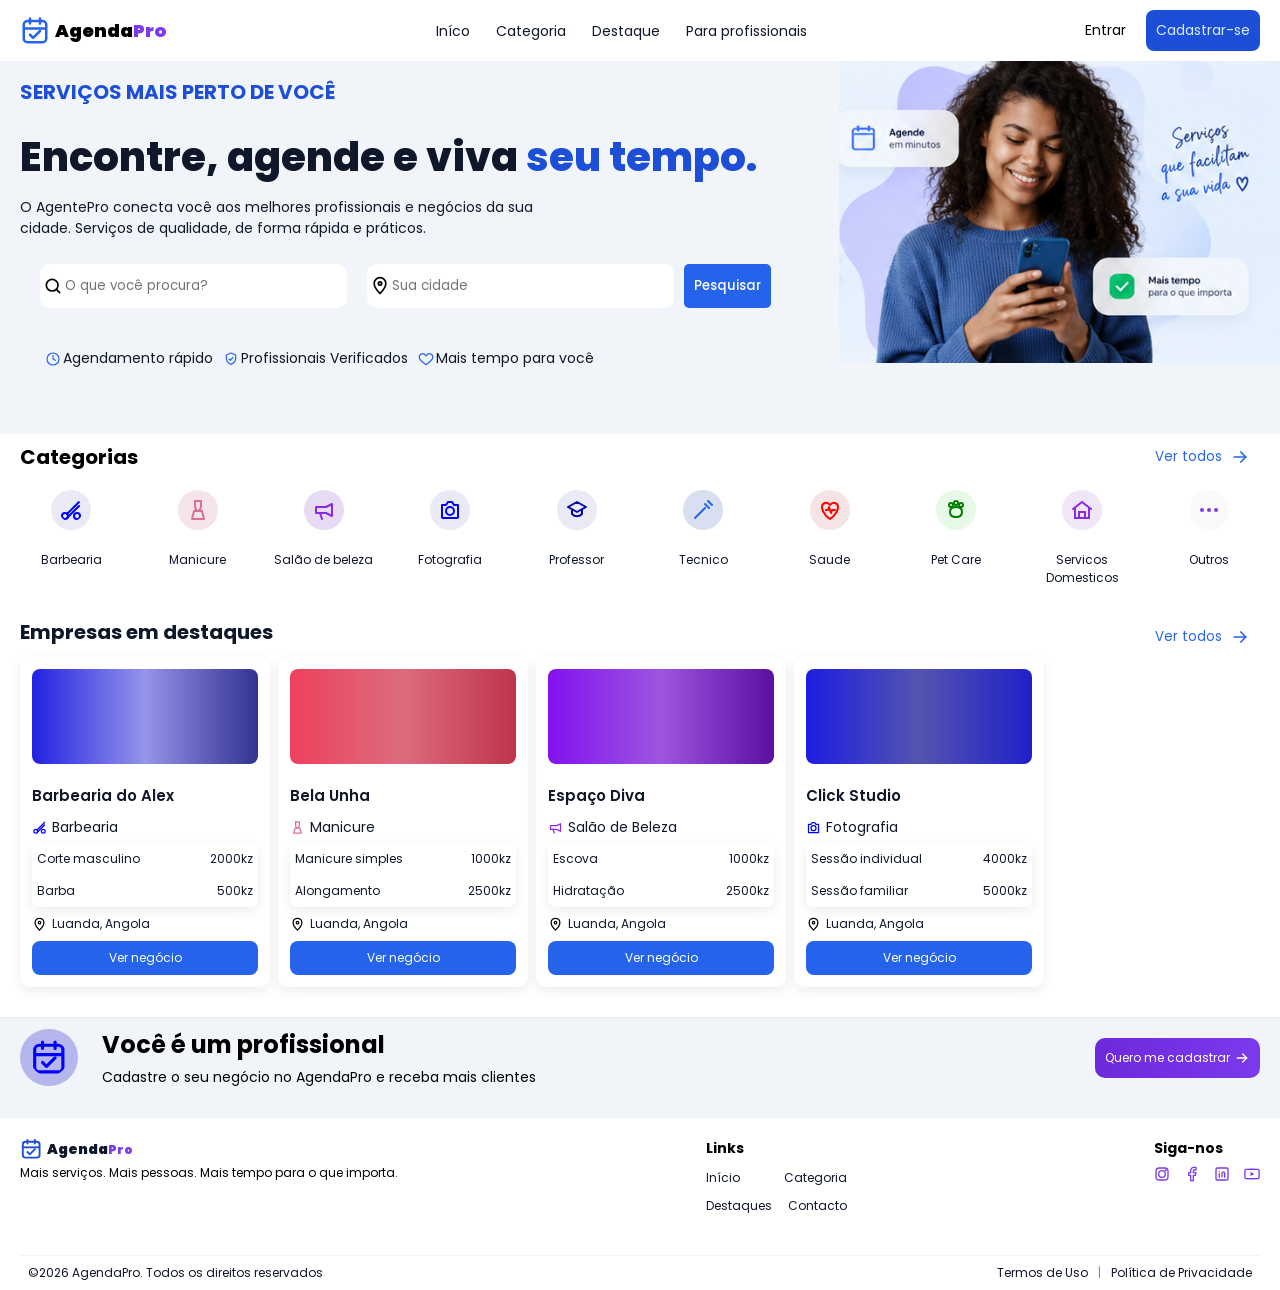
<file: index.html>
<!DOCTYPE html>
<html lang="pt-br">

<head>
    <meta charset="UTF-8">
    <meta name="viewport" content="width=device-width, initial-scale=1.0">
    <link rel="stylesheet" href="src/css/import.css">
    <link rel="stylesheet" href="src/css/home/style.css">
    <title>AgendaPro - Área pública</title>
</head>

<body>
    <header>
        <div class="agendaPro">
            <svg viewBox="0 0 24 24" fill="none" width="20px">
                <rect x="3" y="4" width="18" height="17" rx="3" stroke="currentColor" stroke-width="2" />
                <path d="M8 2V6M16 2V6" stroke="currentColor" stroke-width="2" stroke-linecap="round" />
                <path d="M3 10H21" stroke="currentColor" stroke-width="2" />
                <path d="M8 15L10.5 17.5L16 12" stroke="currentColor" stroke-width="2" stroke-linecap="round"
                    stroke-linejoin="round" />
            </svg>
            <h2>Agenda<span>Pro</span></h2>
        </div>
        <nav class="navbar">
            <ul>
                <li><a href="#home">Iníco</a></li>
                <li><a href="#categoria">Categoria</a></li>
                <li><a href="#destaque">Destaque</a></li>
                <li><a href="#profissional">Para profissionais</a></li>
            </ul>
        </nav>
        <div class="loginCadastro perfil">
            <button type="button" class="login">Entrar</button>
            <button type="button" class="cadastro">Cadastrar-se</button>
        </div>
    </header>

    <main class="container">
        <section id="home">
            <div class="content">
                <h2>SERVIÇOS MAIS PERTO DE VOCÊ</h2>
                <h1>Encontre, agende e viva <span>seu tempo.</span></h1>
                <p>O AgentePro conecta você aos melhores profissionais e negócios da sua cidade. Serviços de qualidade,
                    de forma rápida e práticos.</p>
                <form action="#" class="search-content">
                    <div class="content-input">
                        <svg viewBox="0 0 24 24" fill="none" width="20px">
                            <circle cx="11" cy="11" r="7" stroke="currentColor" stroke-width="2" />
                            <path d="M20 20L16 16" stroke="currentColor" stroke-width="2" stroke-linecap="round" />
                        </svg>
                        <input type="text" name="" id="search" placeholder="O que você procura?">
                    </div>
                    <div class="content-input">
                        <svg viewBox="0 0 24 24" fill="none" width="20px">
                            <path d="M12 21C12 21 19 14 19 9
                                     C19 5.1 15.9 2 12 2
                                     C8.1 2 5 5.1 5 9
                                     C5 14 12 21 12 21Z" stroke="currentColor" stroke-width="2" />
                            <circle cx="12" cy="9" r="2" stroke="currentColor" stroke-width="2" />
                        </svg>
                        <input type="text" name="" id="location" placeholder="Sua cidade">
                    </div>
                    <button type="button" class="pesquisar">Pesquisar</button>
                </form>
                <div class="content-info">
                    <div class="info">
                        <svg width="24" height="24" viewBox="0 0 24 24" fill="none" xmlns="http://www.w3.org/2000/svg"
                            xmlns:c2pa="http://c2pa.org/manifest" width="20px">
                            <circle cx="12" cy="12" r="9" stroke="currentColor" stroke-width="1.8" />
                            <path d="M12 7v5l3.5 2" stroke="currentColor" stroke-width="1.8" stroke-linecap="round"
                                stroke-linejoin="round" />
                        </svg>

                        <span>Agendamento rápido</span>
                    </div>
                    <div class="info">
                        <svg width="24" height="24" viewBox="0 0 24 24" fill="none" xmlns="http://www.w3.org/2000/svg"
                            xmlns:c2pa="http://c2pa.org/manifest" width="20px">
                            <path d="M12 3l7 3v5c0 4.5-3 7.6-7 9-4-1.4-7-4.5-7-9V6l7-3z" stroke="currentColor"
                                stroke-width="1.8" stroke-linecap="round" stroke-linejoin="round" />
                            <path d="M9 12l2 2 4-4.5" stroke="currentColor" stroke-width="1.8" stroke-linecap="round"
                                stroke-linejoin="round" />
                        </svg>
                        <span>Profissionais Verificados</span>
                    </div>
                    <div class="info">
                        <svg width="24" height="24" viewBox="0 0 24 24" fill="none" xmlns="http://www.w3.org/2000/svg"
                            xmlns:c2pa="http://c2pa.org/manifest" width="20px">
                            <path
                                d="M12 20.5s-7-4.35-9.5-8.7C.9 8.6 2.1 5 5.6 4.2 8 3.6 10 4.7 12 7.2c2-2.5 4-3.6 6.4-3 3.5.8 4.7 4.4 3.1 7.6C19 16.15 12 20.5 12 20.5z"
                                stroke="currentColor" stroke-width="1.8" stroke-linecap="round"
                                stroke-linejoin="round" />
                        </svg>
                        <span>Mais tempo para você</span>
                    </div>
                </div>
            </div>
            <div class="imagem"><img src="src/images/home-jovem.png" alt="Moça com telefone agendando com o AgendaPro">
            </div>
        </section>
        <section id="categoria">
            <div class="all-view">
                <h1>Categorias</h1>
                <button type="button" class="btn-view">
                    <span>Ver todos</span>
                    <svg viewBox="0 0 24 24" fill="none" width="20px">
                        <path d="M5 12H19" stroke="currentColor" stroke-width="2" stroke-linecap="round" />
                        <path d="M13 6L19 12L13 18" stroke="currentColor" stroke-width="2" stroke-linecap="round"
                            stroke-linejoin="round" />
                    </svg>
                </button>
            </div>
            <div class="content-categorias">
                <div class="categoria-icon">
                    <button class="">
                        <svg viewBox="0 0 24 24" fill="none" width="20px"
                            style="background-color: rgba(230, 230, 245, 0.815); color: blue;">
                            <circle cx="6" cy="18" r="3" stroke="currentColor" stroke-width="2" />
                            <circle cx="18" cy="18" r="3" stroke="currentColor" stroke-width="2" />
                            <path d="M8 16L20 4M8 20L20 8" stroke="currentColor" stroke-width="2"
                                stroke-linecap="round" />
                        </svg>
                    </button>
                    <span>Barbearia</span>
                </div>
                <div class="categoria-icon">
                    <button class="">
                        <svg viewBox="0 0 24 24" fill="none" width="20px"
                            style="background-color: rgba(243, 224, 231, 0.829); color: palevioletred;">
                            <path d="M9 3H15V8
                                     C15 11 13 13 12 13
                                     C11 13 9 11 9 8V3Z" stroke="currentColor" stroke-width="2" />
                            <path d="M8 13H16L18 21H6L8 13Z" stroke="currentColor" stroke-width="2"
                                stroke-linejoin="round" />
                        </svg>
                    </button>
                    <span>Manicure</span>
                </div>
                <div class="categoria-icon">
                    <button class="">
                        <svg viewBox="0 0 24 24" fill="none" width="20px"
                            style="background-color: rgba(226, 210, 241, 0.815); color: blueviolet;">
                            <path d="M4 9H14L20 6V18L14 15H4V9Z" stroke="currentColor" stroke-width="2"
                                stroke-linejoin="round" />
                            <path d="M8 15L10 21" stroke="currentColor" stroke-width="2" stroke-linecap="round" />
                        </svg>
                    </button>
                    <span>Salão de beleza</span>
                </div>
                <div class="categoria-icon">
                    <button class="">
                        <svg viewBox="0 0 24 24" fill="none" width="20px"
                            style="background-color: rgba(230, 230, 245, 0.815); color: blue;">
                            <path d="M4 7H8L10 4H14L16 7H20V20H4V7Z" stroke="currentColor" stroke-width="2"
                                stroke-linejoin="round" />
                            <circle cx="12" cy="13" r="4" stroke="currentColor" stroke-width="2" />
                        </svg>
                    </button>
                    <span>Fotografia</span>
                </div>
                <div class="categoria-icon">
                    <button class="">
                        <svg viewBox="0 0 24 24" fill="none" width="20px"
                            style="background-color: rgba(230, 230, 245, 0.815); color: rgb(8, 8, 165);">
                            <path d="M3 9L12 4L21 9L12 14L3 9Z" stroke="currentColor" stroke-width="2"
                                stroke-linejoin="round" />
                            <path d="M7 12V16C10 19 14 19 17 16V12" stroke="currentColor" stroke-width="2" />
                        </svg>
                    </button>
                    <span>Professor</span>
                </div>
                <div class="categoria-icon">
                    <button class="">
                        <svg viewBox="0 0 24 24" fill="none" width="20px"
                            style="background-color: #d0daeed8; color: #2563EB;">
                            <path d="M14 6L18 10M6 18L14 10" stroke="currentColor" stroke-width="2"
                                stroke-linecap="round" />
                            <path d="M5 19L3 21M17 3L21 7" stroke="currentColor" stroke-width="2"
                                stroke-linecap="round" />
                        </svg>
                    </button>
                    <span>Tecnico</span>
                </div>
                <div class="categoria-icon">
                    <button class="">
                        <svg viewBox="0 0 24 24" fill="none" width="20px"
                            style="background-color: rgba(245, 222, 222, 0.829); color: red;">
                            <path d="M12 21S4 16 4 9
                                     C4 5 9 3 12 7
                                     C15 3 20 5 20 9
                                     C20 16 12 21 12 21Z" stroke="currentColor" stroke-width="2"
                                stroke-linejoin="round" />
                            <path d="M8 12H10L11 9L13 15L14 12H17" stroke="currentColor" stroke-width="2"
                                stroke-linecap="round" stroke-linejoin="round" />
                        </svg>
                    </button>
                    <span>Saude</span>
                </div>
                <div class="categoria-icon">
                    <button class="">
                        <svg viewBox="0 0 24 24" fill="none" width="20px"
                            style="background-color: rgba(226, 248, 226, 0.815); color: green;">
                            <path d="M12 19C8 19 6 17 6 14
                                     C6 11 8 9 12 9
                                     C16 9 18 11 18 14
                                     C18 17 16 19 12 19Z" stroke="currentColor" stroke-width="2" />
                            <circle cx="7" cy="7" r="2" stroke="currentColor" stroke-width="2" />
                            <circle cx="12" cy="5" r="2" stroke="currentColor" stroke-width="2" />
                            <circle cx="17" cy="7" r="2" stroke="currentColor" stroke-width="2" />
                        </svg>
                    </button>
                    <span>Pet Care</span>
                </div>
                <div class="categoria-icon">
                    <button class="">
                        <svg viewBox="0 0 24 24" fill="none" width="20px"
                            style="background-color: rgba(235, 223, 247, 0.781); color: blueviolet;">
                            <path d="M3 11L12 4L21 11" stroke="currentColor" stroke-width="2" stroke-linecap="round" />
                            <path d="M5 10V20H19V10" stroke="currentColor" stroke-width="2" />
                            <path d="M9 20V14H15V20" stroke="currentColor" stroke-width="2" />
                        </svg>
                    </button>
                    <span>Servicos Domesticos</span>
                </div>
                <div class="categoria-icon">
                    <button class="outros">
                        <svg width="24" height="24" viewBox="0 0 24 24" fill="none" xmlns="http://www.w3.org/2000/svg"
                            style="background-color: #fafafa; color: #fff;">
                            <circle cx="5" cy="12" r="2" fill="#7C3AED" />
                            <circle cx="12" cy="12" r="2" fill="#7C3AED" />
                            <circle cx="19" cy="12" r="2" fill="#7C3AED" />
                        </svg>
                    </button>
                    <span>Outros</span>
                </div>
            </div>
        </section>
        <section id="destaque">
            <div class="all-view">
                <h1>Empresas em destaques</h1>
                <button type="button" class="btn-view">
                    <span>Ver todos</span>
                    <svg viewBox="0 0 24 24" fill="none" width="20px">
                        <path d="M5 12H19" stroke="currentColor" stroke-width="2" stroke-linecap="round" />
                        <path d="M13 6L19 12L13 18" stroke="currentColor" stroke-width="2" stroke-linecap="round"
                            stroke-linejoin="round" />
                    </svg>
                </button>
            </div>

            <div class="cards-destaque">
                <div class="cards">
                    <div class="cards-img barbearia"></div>
                    <div class="cards-info">
                        <h2>Barbearia do Alex</h2>
                        <div class="cards-icon">
                            <svg viewBox="0 0 24 24" fill="none" width="20px" class="icon-barbearia">
                                <circle cx="6" cy="18" r="3" stroke="currentColor" stroke-width="2" />
                                <circle cx="18" cy="18" r="3" stroke="currentColor" stroke-width="2" />
                                <path d="M8 16L20 4M8 20L20 8" stroke="currentColor" stroke-width="2"
                                    stroke-linecap="round" />
                            </svg>
                            <span>Barbearia</span>
                        </div>
                        <div class="card-prices">
                            <div class="price">
                                <span>Corte masculino</span>
                                <span>2000kz</span>
                            </div>
                            <div class="price">
                                <span>Barba</span>
                                <span>500kz</span>
                            </div>
                        </div>
                        <div class="card-location">
                            <svg viewBox="0 0 24 24" fill="none" width="10px">
                                <path d="M12 21C12 21 19 14 19 9
                                         C19 5.1 15.9 2 12 2
                                         C8.1 2 5 5.1 5 9
                                         C5 14 12 21 12 21Z" stroke="currentColor" stroke-width="2" />
                                <circle cx="12" cy="9" r="2" stroke="currentColor" stroke-width="2" />
                            </svg>
                            <span>Luanda, Angola</span>
                        </div>
                        <button type="button" class="view-business">Ver negócio</button>
                    </div>
                </div>
                <div class="cards">
                    <div class="cards-img manicure"></div>
                    <div class="cards-info">
                        <h2>Bela Unha</h2>
                        <div class="cards-icon">
                            <svg viewBox="0 0 24 24" fill="none" width="10px" class="icon-manicure">
                                <path d="M9 3H15V8
                                         C15 11 13 13 12 13
                                         C11 13 9 11 9 8V3Z" stroke="currentColor" stroke-width="2" />
                                <path d="M8 13H16L18 21H6L8 13Z" stroke="currentColor" stroke-width="2"
                                    stroke-linejoin="round" />
                            </svg>
                            <span>Manicure</span>
                        </div>
                        <div class="card-prices">
                            <div class="price">
                                <span>Manicure simples</span>
                                <span>1000kz</span>
                            </div>
                            <div class="price">
                                <span>Alongamento</span>
                                <span>2500kz</span>
                            </div>
                        </div>
                        <div class="card-location">
                            <svg viewBox="0 0 24 24" fill="none" width="10px">
                                <path d="M12 21C12 21 19 14 19 9
                                         C19 5.1 15.9 2 12 2
                                         C8.1 2 5 5.1 5 9
                                         C5 14 12 21 12 21Z" stroke="currentColor" stroke-width="2" />
                                <circle cx="12" cy="9" r="2" stroke="currentColor" stroke-width="2" />
                            </svg>
                            <span>Luanda, Angola</span>
                        </div>
                        <button type="button" class="view-business">Ver negócio</button>
                    </div>
                </div>
                <div class="cards">
                    <div class="cards-img salaodebeleza"></div>
                    <div class="cards-info">
                        <h2>Espaço Diva</h2>
                        <div class="cards-icon">
                            <svg viewBox="0 0 24 24" fill="none" width="10px" class="icon-salaodebeleza">
                                <path d="M4 9H14L20 6V18L14 15H4V9Z" stroke="currentColor" stroke-width="2"
                                    stroke-linejoin="round" />
                                <path d="M8 15L10 21" stroke="currentColor" stroke-width="2" stroke-linecap="round" />
                            </svg>
                            <span>Salão de Beleza</span>
                        </div>
                        <div class="card-prices">
                            <div class="price">
                                <span>Escova</span>
                                <span>1000kz</span>
                            </div>
                            <div class="price">
                                <span>Hidratação</span>
                                <span>2500kz</span>
                            </div>
                        </div>
                        <div class="card-location">
                            <svg viewBox="0 0 24 24" fill="none" width="10px">
                                <path d="M12 21C12 21 19 14 19 9
                                         C19 5.1 15.9 2 12 2
                                         C8.1 2 5 5.1 5 9
                                         C5 14 12 21 12 21Z" stroke="currentColor" stroke-width="2" />
                                <circle cx="12" cy="9" r="2" stroke="currentColor" stroke-width="2" />
                            </svg>
                            <span>Luanda, Angola</span>
                        </div>
                        <button type="button" class="view-business">Ver negócio</button>
                    </div>
                </div>
                <div class="cards">
                    <div class="cards-img fotografia"></div>
                    <div class="cards-info">
                        <h2>Click Studio</h2>
                        <div class="cards-icon">
                            <svg viewBox="0 0 24 24" fill="none" width="20px" class="icon-fotografia">
                                <path d="M4 7H8L10 4H14L16 7H20V20H4V7Z" stroke="currentColor" stroke-width="2"
                                    stroke-linejoin="round" />
                                <circle cx="12" cy="13" r="4" stroke="currentColor" stroke-width="2" />
                            </svg>
                            <span>Fotografia</span>
                        </div>
                        <div class="card-prices">
                            <div class="price">
                                <span>Sessão individual</span>
                                <span>4000kz</span>
                            </div>
                            <div class="price">
                                <span>Sessão familiar</span>
                                <span>5000kz</span>
                            </div>
                        </div>
                        <div class="card-location">
                            <svg viewBox="0 0 24 24" fill="none" width="10px">
                                <path d="M12 21C12 21 19 14 19 9
                                         C19 5.1 15.9 2 12 2
                                         C8.1 2 5 5.1 5 9
                                         C5 14 12 21 12 21Z" stroke="currentColor" stroke-width="2" />
                                <circle cx="12" cy="9" r="2" stroke="currentColor" stroke-width="2" />
                            </svg>
                            <span>Luanda, Angola</span>
                        </div>
                        <button type="button" class="view-business">Ver negócio</button>
                    </div>
                </div>
            </div>
        </section>
        <section id="profissional">
            <div class="profi-content">
                <svg viewBox="0 0 24 24" fill="none" width="20px">
                    <rect x="3" y="4" width="18" height="17" rx="3" stroke="currentColor" stroke-width="2" />
                    <path d="M8 2V6M16 2V6" stroke="currentColor" stroke-width="2" stroke-linecap="round" />
                    <path d="M3 10H21" stroke="currentColor" stroke-width="2" />
                    <path d="M8 15L10.5 17.5L16 12" stroke="currentColor" stroke-width="2" stroke-linecap="round"
                        stroke-linejoin="round" />
                </svg>
                <div class="profi-content-info">
                    <h1>Você é um profissional</h1>
                    <span>Cadastre o seu negócio no AgendaPro e receba mais clientes</span>
                </div>
            </div>
            <button type="button">
                <span>Quero me cadastrar</span>
                <svg viewBox="0 0 24 24" fill="none" width="16px">
                    <path d="M5 12H19" stroke="currentColor" stroke-width="2" stroke-linecap="round" />
                    <path d="M13 6L19 12L13 18" stroke="currentColor" stroke-width="2" stroke-linecap="round"
                        stroke-linejoin="round" />
                </svg>
            </button>
        </section>
    </main>

    <footer>
        <div class="footer-content">
            <div class="agendaPro-content">
                <div class="agendaPro-info">
                    <svg viewBox="0 0 24 24" fill="none" width="20px">
                        <rect x="3" y="4" width="18" height="17" rx="3" stroke="currentColor" stroke-width="2" />
                        <path d="M8 2V6M16 2V6" stroke="currentColor" stroke-width="2" stroke-linecap="round" />
                        <path d="M3 10H21" stroke="currentColor" stroke-width="2" />
                        <path d="M8 15L10.5 17.5L16 12" stroke="currentColor" stroke-width="2" stroke-linecap="round"
                            stroke-linejoin="round" />
                    </svg>
                    <h2>Agenda<span>Pro</span></h2>
                </div>
                <span>Mais serviços. Mais pessoas. Mais tempo para o que importa.</span>
            </div>
            <div class="footer-links">
                <h2>Links</h2>
                <div class="links">
                    <a href="#">Início</a>
                    <a href="#">Categoria</a>
                </div>
                <div class="links">
                    <a href="#">Destaques</a>
                    <a href="#">Contacto</a>
                </div>
            </div>
            <div class="social-media">
                <h2>Siga-nos</h2>
                <div class="icon-media">
                    <a href="">
                        <svg width="16" height="16" viewBox="0 0 24 24" fill="none" xmlns="http://www.w3.org/2000/svg">
                            <rect x="3" y="3" width="18" height="18" rx="5" stroke="#7C3AED" stroke-width="2" />
                            <circle cx="12" cy="12" r="5" stroke="#7C3AED" stroke-width="2" />
                            <circle cx="17.5" cy="6.5" r="1.5" fill="#7C3AED" />
                        </svg>
                    </a>
                    <a href="">
                        <svg width="16" height="16" viewBox="0 0 24 24" fill="none" xmlns="http://www.w3.org/2000/svg">
                            <path
                                d="M18 2H15C13.6739 2 12.4021 2.52678 11.4645 3.46447C10.5268 4.40215 10 5.67392 10 7V10H7V14H10V22H14V14H17L18 10H14V7C14 6.73478 14.1054 6.48043 14.2929 6.29289C14.4804 6.10536 14.7348 6 15 6H18V2Z"
                                stroke="#7C3AED" stroke-width="2" stroke-linecap="round" stroke-linejoin="round" />
                        </svg>
                    </a>
                    <a href="">
                        <svg width="16" height="16" viewBox="0 0 24 24" fill="none" xmlns="http://www.w3.org/2000/svg">
                            <rect x="3" y="3" width="18" height="18" rx="2" stroke="#7C3AED" stroke-width="2" />
                            <path
                                d="M8 11V17M8 8V8.01M12 16V11C12 10.4696 12.2107 9.96086 12.5858 9.58579C12.9609 9.21071 13.4696 9 14 9C14.5304 9 15.0391 9.21071 15.4142 9.58579C15.7893 9.96086 16 10.4696 16 11V17"
                                stroke="#7C3AED" stroke-width="2" stroke-linecap="round" stroke-linejoin="round" />
                        </svg>
                    </a>
                    <a href="">
                        <svg width="16" height="16" viewBox="0 0 24 24" fill="none" xmlns="http://www.w3.org/2000/svg">
                            <path
                                d="M22.54 6.42C22.42 5.72 21.87 5.17 21.17 5.05C19.91 4.9 12 4.9 12 4.9C12 4.9 4.09 4.9 2.83 5.05C2.13 5.17 1.58 5.72 1.46 6.42C1.3 7.68 1.3 12 1.3 12C1.3 12 1.3 16.32 1.46 17.58C1.58 18.28 2.13 18.83 2.83 18.95C4.09 19.1 12 19.1 12 19.1C12 19.1 19.91 19.1 21.17 18.95C21.87 18.83 22.42 18.28 22.54 17.58C22.7 16.32 22.7 12 22.7 12C22.7 12 22.7 7.68 22.54 6.42Z"
                                stroke="#7C3AED" stroke-width="2" stroke-linecap="round" stroke-linejoin="round" />
                            <path d="M9.75 15.02L15.5 12L9.75 8.98V15.02Z" fill="#7C3AED" />
                        </svg>
                    </a>
                </div>
            </div>
        </div>
        <div class="copyright">
            <span>&copy;2026 AgendaPro. Todos os direitos reservados</span>
            <div>
                <a href="#">Termos de Uso<span>|</span></a>
                <a href="#">Política de Privacidade</a>
            </div>
        </div>
    </footer>
</body>

</html>
</file>
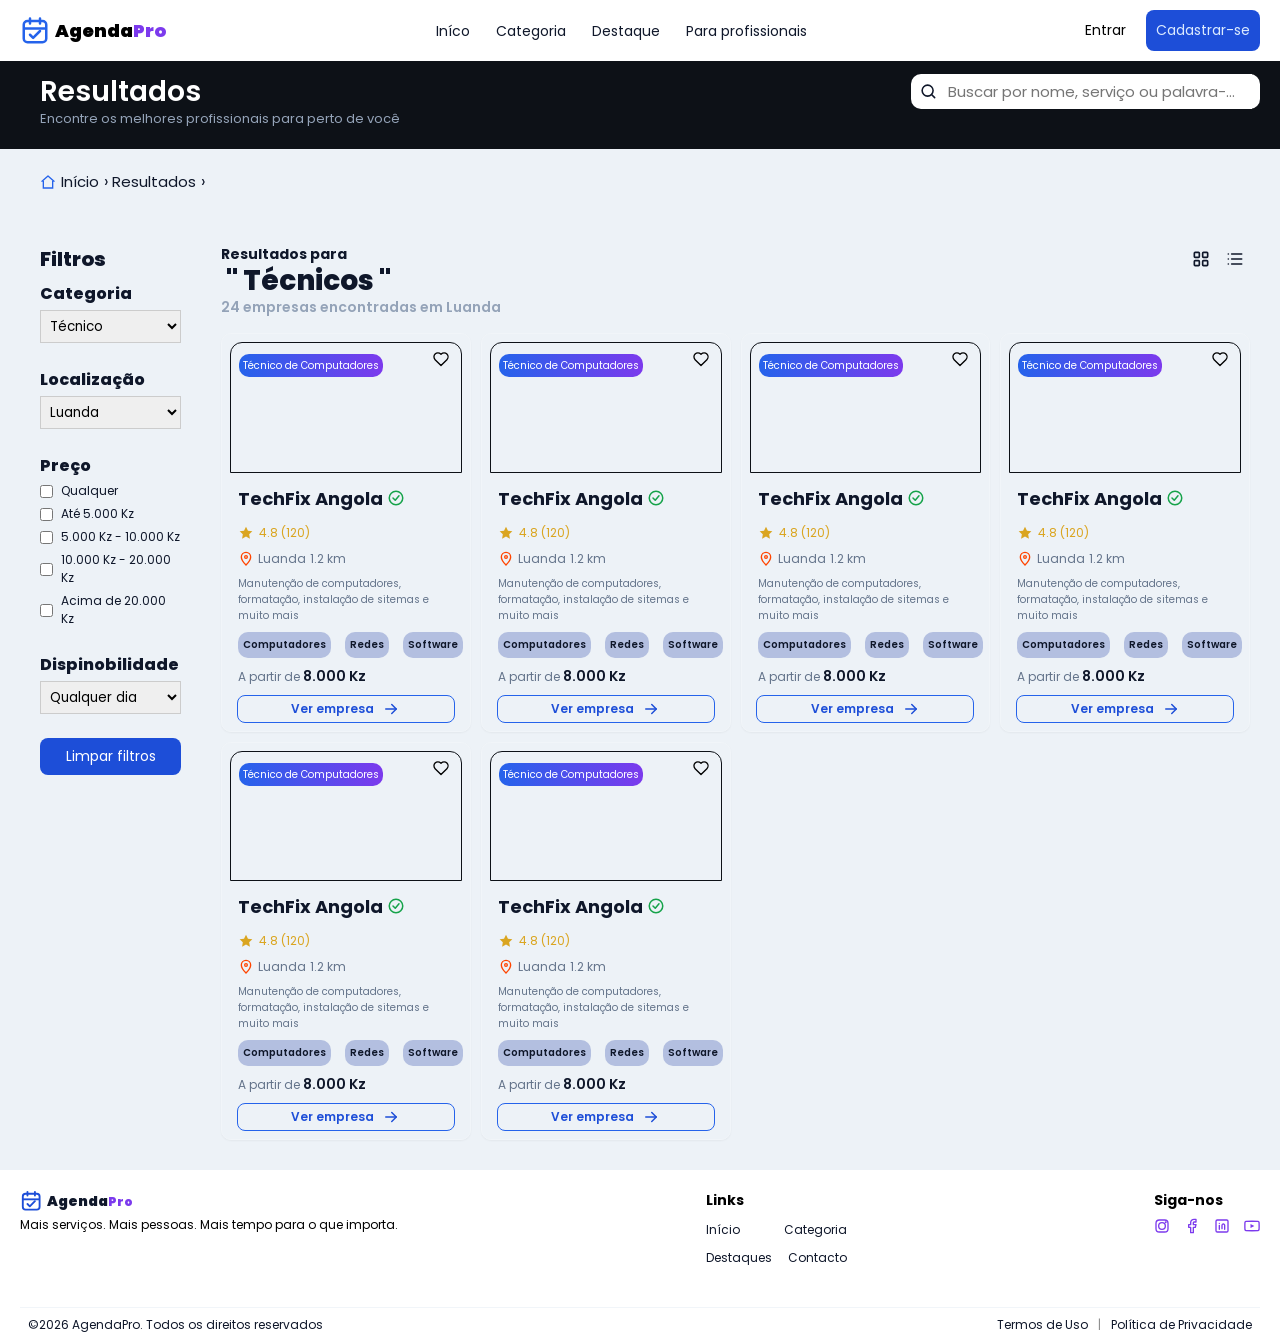
<file: pages/result.html>
<!DOCTYPE html>
<html lang="en">

<head>
    <meta charset="UTF-8">
    <meta name="viewport" content="width=device-width, initial-scale=1.0">
    <link rel="stylesheet" href="/src/css/import.css">
    <link rel="stylesheet" href="/src/css/result/style.css">
    <link rel="stylesheet" href="/src/css/footer.css">
    <title>Resultados</title>
</head>

<body>
    <header>
        <div class="agendaPro">
            <svg viewBox="0 0 24 24" fill="none" width="20px">
                <rect x="3" y="4" width="18" height="17" rx="3" stroke="currentColor" stroke-width="2" />
                <path d="M8 2V6M16 2V6" stroke="currentColor" stroke-width="2" stroke-linecap="round" />
                <path d="M3 10H21" stroke="currentColor" stroke-width="2" />
                <path d="M8 15L10.5 17.5L16 12" stroke="currentColor" stroke-width="2" stroke-linecap="round"
                    stroke-linejoin="round" />
            </svg>
            <h2>Agenda<span>Pro</span></h2>
        </div>
        <nav class="navbar">
            <ul>
                <li><a href="/index.html#home">Iníco</a></li>
                <li><a href="/index.html#categoria">Categoria</a></li>
                <li><a href="/index.html#destaque">Destaque</a></li>
                <li><a href="/index.html#profissional">Para profissionais</a></li>
            </ul>
        </nav>
        <div class="loginCadastro perfil">
            <button type="button" class="login">Entrar</button>
            <button type="button" class="cadastro">Cadastrar-se</button>
        </div>
    </header>
    <main class="container">
        <div class="container-result-header">
            <div class="container-result-header-title">
                <h1>Resultados</h1>
                <span>Encontre os melhores profissionais para perto de você</span>
            </div>
            <div class="container-result-header-pesquisa">
                <svg viewBox="0 0 24 24" fill="none" width="20px">
                    <circle cx="11" cy="11" r="7" stroke="currentColor" stroke-width="2" />
                    <path d="M20 20L16 16" stroke="currentColor" stroke-width="2" stroke-linecap="round" />
                </svg>
                <input type="text" name="" id="search" placeholder="Buscar por nome, serviço ou palavra-chave">
            </div>
        </div>
        <div class="container-caminho">
            <nav aria-label="Navegação">
                <svg viewBox="0 0 24 24" fill="none" width="16px">
                    <path d="M3 11L12 3L21 11" stroke="currentColor" stroke-width="2" stroke-linecap="round"
                        stroke-linejoin="round" />
                    <path d="M5 10V21H19V10" stroke="currentColor" stroke-width="2" />
                </svg>
                <ul>
                    <li>
                        <a href="/index.html#categoria">
                            Início
                        </a>
                    </li>
                    <li>
                        <a href="/result.html">
                            Resultados
                        </a>
                    </li>
                    <li aria-current="page"></li>
                </ul>
            </nav>
        </div>
        <section class="container-filter-resultados">
            <aside class="container-filter">
                <form action="#" class="filter">
                    <h1>Filtros</h1>
                    <h2>Categoria</h2>
                    <select name="" id="categoria">
                        <option value="tecnico">Técnico</option>
                        <option value="manicure">Manicure</option>
                        <option value="salaodebeleza">Salão de Beleza</option>
                        <option value="fotografia">Fotografia</option>
                        <option value="professor">Professor</option>
                        <option value="saude">Saúde</option>
                        <option value="petcare">Pet e Care</option>
                    </select>
                    <h2>Localização</h2>
                    <select name="" id="provincias">
                        <option value="Ld">Luanda</option>
                        <option value="Bg">Benguela</option>
                        <option value="Hb">Huambo</option>
                        <option value="Cs">Cuanza Sul</option>
                    </select>
                    <h2>Preço</h2>
                    <div class="container-checkbox">
                        <div class="checkbox">
                            <input type="checkbox" name="" id="qualquerPreco">
                            <label for="qualquerPreco">Qualquer</label>
                        </div>
                        <div class="checkbox">
                            <input type="checkbox" name="" id="ateCincoMil">
                            <label for="ateCincoMil">Até 5.000 Kz</label>
                        </div>
                        <div class="checkbox">
                            <input type="checkbox" name="" id="ateDezMil">
                            <label for="ateDezMil">5.000 Kz - 10.000 Kz</label>
                        </div>
                        <div class="checkbox">
                            <input type="checkbox" name="" id="ateVinteMil">
                            <label for="ateVinteMil">10.000 Kz - 20.000 Kz</label>
                        </div>
                        <div class="checkbox">
                            <input type="checkbox" name="" id="acimaVinteMil">
                            <label for="acimaVinteMil">Acima de 20.000 Kz</label>
                        </div>
                    </div>
                    <h2>Dispinobilidade</h2>
                    <select name="" id="disponibilidade">
                        <option value="">Qualquer dia</option>
                        <option value="">Aberto agora</option>
                        <option value="">Hoje</option>
                    </select>
                    <button type="submit">Limpar filtros</button>
                </form>
            </aside>
            <article>
                <section class="container-title-ordem">
                    <div class="ordem-title">
                        <h2>Resultados para</h2>
                        <h1>Técnicos</h1>
                    </div>
                    <div class="btn-ordenar">
                        <button type="button">
                            <svg viewBox="0 0 24 24" fill="none" width="20px">
                                <rect x="4" y="4" width="6" height="6" rx="1" stroke="currentColor" stroke-width="2" />
                                <rect x="14" y="4" width="6" height="6" rx="1" stroke="currentColor" stroke-width="2" />
                                <rect x="4" y="14" width="6" height="6" rx="1" stroke="currentColor" stroke-width="2" />
                                <rect x="14" y="14" width="6" height="6" rx="1" stroke="currentColor"
                                    stroke-width="2" />
                            </svg>
                        </button>
                        <button type="button">
                            <svg viewBox="0 0 24 24" fill="none" width="20px" height="20px">
                                <path d="M8 6H20M8 12H20M8 18H20" stroke="currentColor" stroke-width="2"
                                    stroke-linecap="round" />
                                <circle cx="4" cy="6" r="1" fill="currentColor" />
                                <circle cx="4" cy="12" r="1" fill="currentColor" />
                                <circle cx="4" cy="18" r="1" fill="currentColor" />
                            </svg>
                        </button>
                    </div>
                </section>

                <p>
                    <span>24 </span>empresas encontradas em <span>Luanda</span>
                </p>

                <div class="resultados">
                    <div class="grid-resultados">
                        <div class="item-resultado">
                            <div class="card-banner">
                                <span>Técnico de Computadores</span>
                                <svg viewBox="0 0 24 24" fill="none" xmlns="http://www.w3.org/2000/svg" width="14"
                                    class="favorito">
                                    <path
                                        d="M20.84 4.61C19.73 3.5 18.22 2.88 16.64 2.88C15.05 2.88 13.54 3.5 12.43 4.61L12 5.04L11.57 4.61C9.25 2.29 5.49 2.29 3.17 4.61C0.85 6.93 0.85 10.69 3.17 13.01L12 21.84L20.83 13.01C23.15 10.69 23.15 6.93 20.84 4.61Z"
                                        stroke="currentColor" stroke-width="2" stroke-linecap="round"
                                        stroke-linejoin="round" />
                                </svg>
                            </div>
                            <div class="title-card">
                                <h2>TechFix Angola</h2>
                                <svg viewBox="0 0 24 24" fill="none" width="20px">
                                    <circle cx="12" cy="12" r="9" stroke="currentColor" stroke-width="2" />
                                    <path d="M8 12L11 15L16 9" stroke="currentColor" stroke-width="2"
                                        stroke-linecap="round" stroke-linejoin="round" />
                                </svg>
                            </div>
                            <div class="avaliable">
                                <svg viewBox="0 0 24 24" xmlns="http://www.w3.org/2000/svg" width="16px">
                                    <path fill="currentColor"
                                        d="M12 2.5L14.93 8.44L21.5 9.39L16.75 13.99L17.87 20.5L12 17.42L6.13 20.5L7.25 13.99L2.5 9.39L9.07 8.44L12 2.5Z" />
                                </svg>
                                4.8 (120)
                            </div>
                            <div class="location">
                                <svg viewBox="0 0 24 24" fill="none" width="14px">
                                    <path d="M12 21C12 21 19 14 19 9
                                                         C19 5.1 15.9 2 12 2
                                                         C8.1 2 5 5.1 5 9
                                                         C5 14 12 21 12 21Z" stroke="currentColor" stroke-width="2" />
                                    <circle cx="12" cy="9" r="2" stroke="currentColor" stroke-width="2" />
                                </svg>
                                <span>Luanda</span>
                                <span>1.2 km</span>
                            </div>
                            <div class="description">
                                Manutenção de computadores, formatação, instalação de sitemas e muito mais
                            </div>
                            <div class="hastags">
                                <span>Computadores</span>
                                <span>Redes</span>
                                <span>Software</span>
                            </div>
                            <p>A partir de <span>8.000 Kz</span></p>
                            <button type="button">
                                Ver empresa
                                <svg viewBox="0 0 24 24" fill="none" width="20px">
                                    <path d="M5 12H19" stroke="currentColor" stroke-width="2" stroke-linecap="round" />
                                    <path d="M13 6L19 12L13 18" stroke="currentColor" stroke-width="2"
                                        stroke-linecap="round" stroke-linejoin="round" />
                                </svg>
                            </button>
                        </div>
                        <div class="item-resultado">
                            <div class="card-banner">
                                <span>Técnico de Computadores</span>
                                <svg viewBox="0 0 24 24" fill="none" xmlns="http://www.w3.org/2000/svg" width="14"
                                    class="favorito">
                                    <path
                                        d="M20.84 4.61C19.73 3.5 18.22 2.88 16.64 2.88C15.05 2.88 13.54 3.5 12.43 4.61L12 5.04L11.57 4.61C9.25 2.29 5.49 2.29 3.17 4.61C0.85 6.93 0.85 10.69 3.17 13.01L12 21.84L20.83 13.01C23.15 10.69 23.15 6.93 20.84 4.61Z"
                                        stroke="currentColor" stroke-width="2" stroke-linecap="round"
                                        stroke-linejoin="round" />
                                </svg>
                            </div>
                            <div class="title-card">
                                <h2>TechFix Angola</h2>
                                <svg viewBox="0 0 24 24" fill="none" width="20px">
                                    <circle cx="12" cy="12" r="9" stroke="currentColor" stroke-width="2" />
                                    <path d="M8 12L11 15L16 9" stroke="currentColor" stroke-width="2"
                                        stroke-linecap="round" stroke-linejoin="round" />
                                </svg>
                            </div>
                            <div class="avaliable">
                                <svg viewBox="0 0 24 24" xmlns="http://www.w3.org/2000/svg" width="16px">
                                    <path fill="currentColor"
                                        d="M12 2.5L14.93 8.44L21.5 9.39L16.75 13.99L17.87 20.5L12 17.42L6.13 20.5L7.25 13.99L2.5 9.39L9.07 8.44L12 2.5Z" />
                                </svg>
                                4.8 (120)
                            </div>
                            <div class="location">
                                <svg viewBox="0 0 24 24" fill="none" width="14px">
                                    <path d="M12 21C12 21 19 14 19 9
                                                         C19 5.1 15.9 2 12 2
                                                         C8.1 2 5 5.1 5 9
                                                         C5 14 12 21 12 21Z" stroke="currentColor" stroke-width="2" />
                                    <circle cx="12" cy="9" r="2" stroke="currentColor" stroke-width="2" />
                                </svg>
                                <span>Luanda</span>
                                <span>1.2 km</span>
                            </div>
                            <div class="description">
                                Manutenção de computadores, formatação, instalação de sitemas e muito mais
                            </div>
                            <div class="hastags">
                                <span>Computadores</span>
                                <span>Redes</span>
                                <span>Software</span>
                            </div>
                            <p>A partir de <span>8.000 Kz</span></p>
                            <button type="button">
                                Ver empresa
                                <svg viewBox="0 0 24 24" fill="none" width="20px">
                                    <path d="M5 12H19" stroke="currentColor" stroke-width="2" stroke-linecap="round" />
                                    <path d="M13 6L19 12L13 18" stroke="currentColor" stroke-width="2"
                                        stroke-linecap="round" stroke-linejoin="round" />
                                </svg>
                            </button>
                        </div>
                        <div class="item-resultado">
                            <div class="card-banner">
                                <span>Técnico de Computadores</span>
                                <svg viewBox="0 0 24 24" fill="none" xmlns="http://www.w3.org/2000/svg" width="14"
                                    class="favorito">
                                    <path
                                        d="M20.84 4.61C19.73 3.5 18.22 2.88 16.64 2.88C15.05 2.88 13.54 3.5 12.43 4.61L12 5.04L11.57 4.61C9.25 2.29 5.49 2.29 3.17 4.61C0.85 6.93 0.85 10.69 3.17 13.01L12 21.84L20.83 13.01C23.15 10.69 23.15 6.93 20.84 4.61Z"
                                        stroke="currentColor" stroke-width="2" stroke-linecap="round"
                                        stroke-linejoin="round" />
                                </svg>
                            </div>
                            <div class="title-card">
                                <h2>TechFix Angola</h2>
                                <svg viewBox="0 0 24 24" fill="none" width="20px">
                                    <circle cx="12" cy="12" r="9" stroke="currentColor" stroke-width="2" />
                                    <path d="M8 12L11 15L16 9" stroke="currentColor" stroke-width="2"
                                        stroke-linecap="round" stroke-linejoin="round" />
                                </svg>
                            </div>
                            <div class="avaliable">
                                <svg viewBox="0 0 24 24" xmlns="http://www.w3.org/2000/svg" width="16px">
                                    <path fill="currentColor"
                                        d="M12 2.5L14.93 8.44L21.5 9.39L16.75 13.99L17.87 20.5L12 17.42L6.13 20.5L7.25 13.99L2.5 9.39L9.07 8.44L12 2.5Z" />
                                </svg>
                                4.8 (120)
                            </div>
                            <div class="location">
                                <svg viewBox="0 0 24 24" fill="none" width="14px">
                                    <path d="M12 21C12 21 19 14 19 9
                                                         C19 5.1 15.9 2 12 2
                                                         C8.1 2 5 5.1 5 9
                                                         C5 14 12 21 12 21Z" stroke="currentColor" stroke-width="2" />
                                    <circle cx="12" cy="9" r="2" stroke="currentColor" stroke-width="2" />
                                </svg>
                                <span>Luanda</span>
                                <span>1.2 km</span>
                            </div>
                            <div class="description">
                                Manutenção de computadores, formatação, instalação de sitemas e muito mais
                            </div>
                            <div class="hastags">
                                <span>Computadores</span>
                                <span>Redes</span>
                                <span>Software</span>
                            </div>
                            <p>A partir de <span>8.000 Kz</span></p>
                            <button type="button">
                                Ver empresa
                                <svg viewBox="0 0 24 24" fill="none" width="20px">
                                    <path d="M5 12H19" stroke="currentColor" stroke-width="2" stroke-linecap="round" />
                                    <path d="M13 6L19 12L13 18" stroke="currentColor" stroke-width="2"
                                        stroke-linecap="round" stroke-linejoin="round" />
                                </svg>
                            </button>
                        </div>
                        <div class="item-resultado">
                            <div class="card-banner">
                                <span>Técnico de Computadores</span>
                                <svg viewBox="0 0 24 24" fill="none" xmlns="http://www.w3.org/2000/svg" width="14"
                                    class="favorito">
                                    <path
                                        d="M20.84 4.61C19.73 3.5 18.22 2.88 16.64 2.88C15.05 2.88 13.54 3.5 12.43 4.61L12 5.04L11.57 4.61C9.25 2.29 5.49 2.29 3.17 4.61C0.85 6.93 0.85 10.69 3.17 13.01L12 21.84L20.83 13.01C23.15 10.69 23.15 6.93 20.84 4.61Z"
                                        stroke="currentColor" stroke-width="2" stroke-linecap="round"
                                        stroke-linejoin="round" />
                                </svg>
                            </div>
                            <div class="title-card">
                                <h2>TechFix Angola</h2>
                                <svg viewBox="0 0 24 24" fill="none" width="20px">
                                    <circle cx="12" cy="12" r="9" stroke="currentColor" stroke-width="2" />
                                    <path d="M8 12L11 15L16 9" stroke="currentColor" stroke-width="2"
                                        stroke-linecap="round" stroke-linejoin="round" />
                                </svg>
                            </div>
                            <div class="avaliable">
                                <svg viewBox="0 0 24 24" xmlns="http://www.w3.org/2000/svg" width="16px">
                                    <path fill="currentColor"
                                        d="M12 2.5L14.93 8.44L21.5 9.39L16.75 13.99L17.87 20.5L12 17.42L6.13 20.5L7.25 13.99L2.5 9.39L9.07 8.44L12 2.5Z" />
                                </svg>
                                4.8 (120)
                            </div>
                            <div class="location">
                                <svg viewBox="0 0 24 24" fill="none" width="14px">
                                    <path d="M12 21C12 21 19 14 19 9
                                                         C19 5.1 15.9 2 12 2
                                                         C8.1 2 5 5.1 5 9
                                                         C5 14 12 21 12 21Z" stroke="currentColor" stroke-width="2" />
                                    <circle cx="12" cy="9" r="2" stroke="currentColor" stroke-width="2" />
                                </svg>
                                <span>Luanda</span>
                                <span>1.2 km</span>
                            </div>
                            <div class="description">
                                Manutenção de computadores, formatação, instalação de sitemas e muito mais
                            </div>
                            <div class="hastags">
                                <span>Computadores</span>
                                <span>Redes</span>
                                <span>Software</span>
                            </div>
                            <p>A partir de <span>8.000 Kz</span></p>
                            <button type="button">
                                Ver empresa
                                <svg viewBox="0 0 24 24" fill="none" width="20px">
                                    <path d="M5 12H19" stroke="currentColor" stroke-width="2" stroke-linecap="round" />
                                    <path d="M13 6L19 12L13 18" stroke="currentColor" stroke-width="2"
                                        stroke-linecap="round" stroke-linejoin="round" />
                                </svg>
                            </button>
                        </div>
                        <div class="item-resultado">
                            <div class="card-banner">
                                <span>Técnico de Computadores</span>
                                <svg viewBox="0 0 24 24" fill="none" xmlns="http://www.w3.org/2000/svg" width="14"
                                    class="favorito">
                                    <path
                                        d="M20.84 4.61C19.73 3.5 18.22 2.88 16.64 2.88C15.05 2.88 13.54 3.5 12.43 4.61L12 5.04L11.57 4.61C9.25 2.29 5.49 2.29 3.17 4.61C0.85 6.93 0.85 10.69 3.17 13.01L12 21.84L20.83 13.01C23.15 10.69 23.15 6.93 20.84 4.61Z"
                                        stroke="currentColor" stroke-width="2" stroke-linecap="round"
                                        stroke-linejoin="round" />
                                </svg>
                            </div>
                            <div class="title-card">
                                <h2>TechFix Angola</h2>
                                <svg viewBox="0 0 24 24" fill="none" width="20px">
                                    <circle cx="12" cy="12" r="9" stroke="currentColor" stroke-width="2" />
                                    <path d="M8 12L11 15L16 9" stroke="currentColor" stroke-width="2"
                                        stroke-linecap="round" stroke-linejoin="round" />
                                </svg>
                            </div>
                            <div class="avaliable">
                                <svg viewBox="0 0 24 24" xmlns="http://www.w3.org/2000/svg" width="16px">
                                    <path fill="currentColor"
                                        d="M12 2.5L14.93 8.44L21.5 9.39L16.75 13.99L17.87 20.5L12 17.42L6.13 20.5L7.25 13.99L2.5 9.39L9.07 8.44L12 2.5Z" />
                                </svg>
                                4.8 (120)
                            </div>
                            <div class="location">
                                <svg viewBox="0 0 24 24" fill="none" width="14px">
                                    <path d="M12 21C12 21 19 14 19 9
                                                         C19 5.1 15.9 2 12 2
                                                         C8.1 2 5 5.1 5 9
                                                         C5 14 12 21 12 21Z" stroke="currentColor" stroke-width="2" />
                                    <circle cx="12" cy="9" r="2" stroke="currentColor" stroke-width="2" />
                                </svg>
                                <span>Luanda</span>
                                <span>1.2 km</span>
                            </div>
                            <div class="description">
                                Manutenção de computadores, formatação, instalação de sitemas e muito mais
                            </div>
                            <div class="hastags">
                                <span>Computadores</span>
                                <span>Redes</span>
                                <span>Software</span>
                            </div>
                            <p>A partir de <span>8.000 Kz</span></p>
                            <button type="button">
                                Ver empresa
                                <svg viewBox="0 0 24 24" fill="none" width="20px">
                                    <path d="M5 12H19" stroke="currentColor" stroke-width="2" stroke-linecap="round" />
                                    <path d="M13 6L19 12L13 18" stroke="currentColor" stroke-width="2"
                                        stroke-linecap="round" stroke-linejoin="round" />
                                </svg>
                            </button>
                        </div>
                        <div class="item-resultado">
                            <div class="card-banner">
                                <span>Técnico de Computadores</span>
                                <svg viewBox="0 0 24 24" fill="none" xmlns="http://www.w3.org/2000/svg" width="14"
                                    class="favorito">
                                    <path
                                        d="M20.84 4.61C19.73 3.5 18.22 2.88 16.64 2.88C15.05 2.88 13.54 3.5 12.43 4.61L12 5.04L11.57 4.61C9.25 2.29 5.49 2.29 3.17 4.61C0.85 6.93 0.85 10.69 3.17 13.01L12 21.84L20.83 13.01C23.15 10.69 23.15 6.93 20.84 4.61Z"
                                        stroke="currentColor" stroke-width="2" stroke-linecap="round"
                                        stroke-linejoin="round" />
                                </svg>
                            </div>
                            <div class="title-card">
                                <h2>TechFix Angola</h2>
                                <svg viewBox="0 0 24 24" fill="none" width="20px">
                                    <circle cx="12" cy="12" r="9" stroke="currentColor" stroke-width="2" />
                                    <path d="M8 12L11 15L16 9" stroke="currentColor" stroke-width="2"
                                        stroke-linecap="round" stroke-linejoin="round" />
                                </svg>
                            </div>
                            <div class="avaliable">
                                <svg viewBox="0 0 24 24" xmlns="http://www.w3.org/2000/svg" width="16px">
                                    <path fill="currentColor"
                                        d="M12 2.5L14.93 8.44L21.5 9.39L16.75 13.99L17.87 20.5L12 17.42L6.13 20.5L7.25 13.99L2.5 9.39L9.07 8.44L12 2.5Z" />
                                </svg>
                                4.8 (120)
                            </div>
                            <div class="location">
                                <svg viewBox="0 0 24 24" fill="none" width="14px">
                                    <path d="M12 21C12 21 19 14 19 9
                                                         C19 5.1 15.9 2 12 2
                                                         C8.1 2 5 5.1 5 9
                                                         C5 14 12 21 12 21Z" stroke="currentColor" stroke-width="2" />
                                    <circle cx="12" cy="9" r="2" stroke="currentColor" stroke-width="2" />
                                </svg>
                                <span>Luanda</span>
                                <span>1.2 km</span>
                            </div>
                            <div class="description">
                                Manutenção de computadores, formatação, instalação de sitemas e muito mais
                            </div>
                            <div class="hastags">
                                <span>Computadores</span>
                                <span>Redes</span>
                                <span>Software</span>
                            </div>
                            <p>A partir de <span>8.000 Kz</span></p>
                            <button type="button">
                                Ver empresa
                                <svg viewBox="0 0 24 24" fill="none" width="20px">
                                    <path d="M5 12H19" stroke="currentColor" stroke-width="2" stroke-linecap="round" />
                                    <path d="M13 6L19 12L13 18" stroke="currentColor" stroke-width="2"
                                        stroke-linecap="round" stroke-linejoin="round" />
                                </svg>
                            </button>
                        </div>
                    </div>
                    <div class="cards-next">

                    </div>
                </div>
            </article>
        </section>
    </main>
    <footer>
        <div class="footer-content">
            <div class="agendaPro-content">
                <div class="agendaPro-info">
                    <svg viewBox="0 0 24 24" fill="none" width="20px">
                        <rect x="3" y="4" width="18" height="17" rx="3" stroke="currentColor" stroke-width="2" />
                        <path d="M8 2V6M16 2V6" stroke="currentColor" stroke-width="2" stroke-linecap="round" />
                        <path d="M3 10H21" stroke="currentColor" stroke-width="2" />
                        <path d="M8 15L10.5 17.5L16 12" stroke="currentColor" stroke-width="2" stroke-linecap="round"
                            stroke-linejoin="round" />
                    </svg>
                    <h2>Agenda<span>Pro</span></h2>
                </div>
                <span>Mais serviços. Mais pessoas. Mais tempo para o que importa.</span>
            </div>
            <div class="footer-links">
                <h2>Links</h2>
                <div class="links">
                    <a href="#">Início</a>
                    <a href="#">Categoria</a>
                </div>
                <div class="links">
                    <a href="#">Destaques</a>
                    <a href="#">Contacto</a>
                </div>
            </div>
            <div class="social-media">
                <h2>Siga-nos</h2>
                <div class="icon-media">
                    <a href="">
                        <svg width="16" height="16" viewBox="0 0 24 24" fill="none" xmlns="http://www.w3.org/2000/svg">
                            <rect x="3" y="3" width="18" height="18" rx="5" stroke="#7C3AED" stroke-width="2" />
                            <circle cx="12" cy="12" r="5" stroke="#7C3AED" stroke-width="2" />
                            <circle cx="17.5" cy="6.5" r="1.5" fill="#7C3AED" />
                        </svg>
                    </a>
                    <a href="">
                        <svg width="16" height="16" viewBox="0 0 24 24" fill="none" xmlns="http://www.w3.org/2000/svg">
                            <path
                                d="M18 2H15C13.6739 2 12.4021 2.52678 11.4645 3.46447C10.5268 4.40215 10 5.67392 10 7V10H7V14H10V22H14V14H17L18 10H14V7C14 6.73478 14.1054 6.48043 14.2929 6.29289C14.4804 6.10536 14.7348 6 15 6H18V2Z"
                                stroke="#7C3AED" stroke-width="2" stroke-linecap="round" stroke-linejoin="round" />
                        </svg>
                    </a>
                    <a href="">
                        <svg width="16" height="16" viewBox="0 0 24 24" fill="none" xmlns="http://www.w3.org/2000/svg">
                            <rect x="3" y="3" width="18" height="18" rx="2" stroke="#7C3AED" stroke-width="2" />
                            <path
                                d="M8 11V17M8 8V8.01M12 16V11C12 10.4696 12.2107 9.96086 12.5858 9.58579C12.9609 9.21071 13.4696 9 14 9C14.5304 9 15.0391 9.21071 15.4142 9.58579C15.7893 9.96086 16 10.4696 16 11V17"
                                stroke="#7C3AED" stroke-width="2" stroke-linecap="round" stroke-linejoin="round" />
                        </svg>
                    </a>
                    <a href="">
                        <svg width="16" height="16" viewBox="0 0 24 24" fill="none" xmlns="http://www.w3.org/2000/svg">
                            <path
                                d="M22.54 6.42C22.42 5.72 21.87 5.17 21.17 5.05C19.91 4.9 12 4.9 12 4.9C12 4.9 4.09 4.9 2.83 5.05C2.13 5.17 1.58 5.72 1.46 6.42C1.3 7.68 1.3 12 1.3 12C1.3 12 1.3 16.32 1.46 17.58C1.58 18.28 2.13 18.83 2.83 18.95C4.09 19.1 12 19.1 12 19.1C12 19.1 19.91 19.1 21.17 18.95C21.87 18.83 22.42 18.28 22.54 17.58C22.7 16.32 22.7 12 22.7 12C22.7 12 22.7 7.68 22.54 6.42Z"
                                stroke="#7C3AED" stroke-width="2" stroke-linecap="round" stroke-linejoin="round" />
                            <path d="M9.75 15.02L15.5 12L9.75 8.98V15.02Z" fill="#7C3AED" />
                        </svg>
                    </a>
                </div>
            </div>
        </div>
        <div class="copyright">
            <span>&copy;2026 AgendaPro. Todos os direitos reservados</span>
            <div>
                <a href="#">Termos de Uso<span>|</span></a>
                <a href="#">Política de Privacidade</a>
            </div>
        </div>
    </footer>
</body>

</html>
</file>
<file: src/css/import.css>
@import url('varieble.css');
@import url('reset.css');
@import url('header.css');
@import url('footer.css');
</file>
<file: src/css/home/style.css>
body {
    min-height: 100vh;
    display: flex;
    justify-content: center;
    flex-direction: column;
    background-color: var(--surface-secondary);
    width: 100%;
}

html,
body {
    scroll-behavior: smooth;
}

.container {
    height: 100%;
    display: flex;
    flex-direction: column;
    width: 100%;
    margin-top: 37px;
    position: relative;
    left: 50%;
    transform: translate(-50%);
}

section {
    width: 100%;
}

#home {
    display: flex;
    justify-content: space-between;
    padding: 0 0 20px 20px;
    box-shadow: var(--shadow-sm);
}

#home .imagem {
    height: 100%;
    min-width: 400px;
}

#home img {
    width: 100%;
}

.content {
    padding: 30px 14px 20px 0;
}

.content h2 {
    color: var(--primary-dark);
    font-size: clamp(10px, 2vw, 20px);
    padding: 10px 0;
}

.content h1 {
    color: var(--text-primary);
    font-size: clamp(1.1rem, 4vw, 2.5em);
    font-weight: 800;
    padding: 10px 0;
}

.content h1 span {
    color: var(--primary-dark);
}

.content p {
    color: var(--text-primary);
    font-size: 14px;
    font-weight: 400;
    width: 70%;
    margin-bottom: 10px;
}

.search-content {
    display: flex;
    padding: 15px 0;
}

.content-input {
    display: flex;
    align-items: center;
}

.content-input svg {
    position: relative;
    left: 23px;
}

.content-input input {
    padding: 12px 25px;
    border: none;
    border-radius: 10px;
}

.search-content button {
    background-color: var(--primary);
    color: #fff;
    font-weight: 500;
    padding: 10px;
    margin-left: 10px;
    border: none;
    border-radius: 5px;
    cursor: pointer;
    transition: all 0.3s ease;
}

.search-content button:hover {
    background-color: var(--primary-dark);
    transform: scale(1.02);
}

.content-info {
    display: flex;
    padding: 20px;
}

.content-info .info {
    display: flex;
    align-items: center;
    gap: 2px;
    padding: 5px;
}

.content-info .info svg {
    width: 16px;
    height: 16px;
    color: var(--primary);
}

.content-info .info span {
    color: var(--text-primary);
    font-size: clamp(10px, 2vw, 14px);
}

#categoria {
    background-color: var(--surface);
    padding: 0 20px 30px 20px;

}

#categoria .all-view {
    display: flex;
    justify-content: space-between;
}

#categoria .all-view h1 {
    font-size: clamp(16px, 3vw, 20px);
    padding: 8px 0;
}

.all-view button {
    display: flex;
    align-items: center;
    gap: 8px;
    background-color: transparent;
    color: var(--primary);
    padding: 10px;
    border: none;
    cursor: pointer;
    transition: all 0.3s ease;
}

.all-view button:hover {
    transform: scale(1.05);
}

.content-categorias {
    display: grid;
    grid-template-columns: repeat(auto-fit, minmax(30px, 1fr));
    gap: 24px;
    justify-items: center;
}

.categoria-icon {
    display: flex;
    flex-direction: column;
    align-items: center;
    text-align: center;
    gap: 5px;
}

.categoria-icon button {
    background-color: transparent;
    padding: 10px;
    border: none;
    cursor: pointer;
}

.categoria-icon button svg {
    height: 40px;
    width: 40px;
    padding: 8px;
    border-radius: 50%;
    background-color: var(--primary);
}

.categoria-icon span {
    color: var(--text-primary);
    font-size: 12px;
}

#destaque {
    background-color: var(--surface);
    padding: 0 20px 30px 20px;
    box-shadow: var(--shadow-sm);
}

#destaque .all-view {
    display: flex;
    justify-content: space-between;
}

#destaque .all-view h1 {
    color: var(--text-primary);
    font-size: clamp(16px, 3vw, 20px);
}

.cards-destaque {
    display: flex;
    justify-content: flex-start;
    gap: 8px;
    width: 100%;
    flex-wrap: nowrap;
}

.cards-destaque .cards {
    display: flex;
    flex-direction: column;
    max-width: 250px;
    width: 100%;
    gap: 15px;
    padding: 12px;
    border-radius: 10px;
    box-shadow: var(--shadow-md);
}

.cards-destaque .cards .cards-img {
    max-width: 100%;
    height: 95px;
    border-radius: 8px;
}

.cards .barbearia {
    background: linear-gradient(90deg, rgb(34, 34, 226), rgb(148, 148, 233), rgb(50, 50, 145));
}

.cards .salaodebeleza {
    background: linear-gradient(90deg, rgb(131, 17, 238), rgb(157, 85, 224), rgb(90, 15, 160));
}

.cards .manicure {
    background: linear-gradient(90deg, rgb(238, 64, 93), rgb(221, 107, 126), rgb(190, 52, 75));
}

.cards .fotografia {
    background: linear-gradient(90deg, rgb(29, 29, 226), rgb(84, 84, 175), rgb(32, 32, 201));
}

.cards-destaque .cards-info {
    display: flex;
    flex-direction: column;
    width: 100%;
}

.cards-info h2 {
    color: var(--text-primary);
    font-size: clamp(13px, 3vw, 15px);
    font-weight: 600;
    padding: 5px 0;
}

.cards-icon {
    display: flex;
    align-items: center;
    gap: 5px;
}

.cards-icon svg {
    width: 15px;
}

.cards-icon span {
    color: var(--text-primary);
    font-size: clamp(10px, 3vw, 14px);
    padding: 5px 0;
}

.icon-barbearia {
    color: blue;
}

.icon-manicure {
    color: palevioletred;
}

.icon-salaodebeleza {
    color: blueviolet;
}

.icon-fotografia {
    color: blue;
}

.card-prices {
    display: flex;
    flex-direction: column;
    justify-content: space-between;
    gap: 10px;
    padding: 5px;
    border-radius: 8px;
    box-shadow: var(--shadow-md);
}

.price {
    display: flex;
    justify-content: space-between;
    padding: 2px 0;
}

.price span {
    color: var(--text-primary);
    font-size: clamp(8px, 2vw, 12px);
}

.card-location {
    display: flex;
    align-items: center;
    gap: 5px;
    padding: 8px 0;
}

.card-location svg {
    width: 15px;
}

.card-location span {
    color: var(--text-primary);
    font-size: clamp(8px, 2vw, 12px);
}

.view-business {
    background-color: var(--primary);
    color: #fff;
    font-size: clamp(8px, 2vw, 12px);
    padding: 8px;
    border: none;
    border-radius: 8px;
    cursor: pointer;
    transition: all 0.3s ease;
}

.view-business:hover {
    background-color: var(--primary-dark);
    transform: scale(1.02);
}

#profissional {
    display: flex;
    justify-content: space-between;
    align-items: center;
    padding: 10px 20px 30px 20px;
}

.profi-content {
    display: flex;
    align-items: center;
    gap: 24px;
}

.profi-content svg {
    background-color: rgba(155, 155, 231, 0.685);
    color: blue;
    width: 3.6rem;
    padding: 10px;
    border-radius: 50%;
}

.profi-content-info {
    display: flex;
    flex-direction: column;
    gap: 5px;
}

.profi-content-info h1 {
    font-size: clamp(14px, 3vw, 24px);
}

.profi-content-info span {
    font-size: clamp(12px, 3vw, 14px);
}

#profissional button {
    height: 40px;
    background: linear-gradient(90deg, var(--secondary-dark) 0%, var(--secondary) 100%);
    color: #fff;
    display: flex;
    align-items: center;
    gap: 4px;
    padding: 10px;
    border-radius: 10px;
    border: none;
    cursor: pointer;
    transition: all 0.3s ease;
}

#profissional button span {
    font-size: clamp(10px, 2vw, 12px);
}

#profissional button svg {
    width: 1rem;
}

#profissional button:hover {
    transform: scale(1.03);
}
</file>
<file: src/css/result/style.css>
body {
    min-height: 100vh;
    display: flex;
    flex-direction: column;
    width: 100%;
    background-color: var(--background);
    position: relative;
}

.container {
    min-height: 100vh;
    width: 100%;
    display: flex;
    flex-direction: column;
}

.container-result-header {
    background-color: #0D1117;
    color: var(--surface);
    width: 100%;
    display: flex;
    justify-content: space-between;
    gap: 20px;
    padding: 20px;
    margin-top: 54px;
}

.container-result-header-title {
    display: flex;
    flex-direction: column;
    padding: 0 20px;
}

.container-result-header-title h1 {
    color: var(--surface);
    font-size: clamp(16px, 3.4vw, 28px);
    font-weight: 600;
    line-height: 2.2rem;
}

.container-result-header-title span {
    color: var(--text-light);
    font-size: clamp(10px, 2vw, 13px);
    font-weight: 400;
}

.container-result-header-pesquisa {
    display: flex;
    align-items: center;
    background-color: var(--surface);
    padding: 0 8px;
    max-width: 500px;
    height: 35px;
    border-radius: 10px;
}

.container-result-header-pesquisa svg {
    color: var(--text-primary);
}

.container-result-header-pesquisa input {
    width: 100%;
    height: 100%;
    color: var(--text-primary);
    font-size: clamp(10px, 2vw, 15px);
    font-weight: 400;
    padding: 10px;
    border: none;
    outline: none;
    white-space: nowrap;
    overflow: hidden;
    text-overflow: ellipsis;
}

.container-caminho {
    padding: 20px;
}

.container-caminho nav {
    display: flex;
    align-items: center;
    gap: 5px;
    padding: 0 20px;
}

.container-caminho nav svg {
    color: var(--primary);
}

.container-caminho nav ul {
    display: flex;
    gap: 5px;
    list-style: none;
}

.container-caminho nav ul li a {
    color: var(--text-primary);
    font-size: clamp(10px, 2vw, 15px);
    text-decoration: none;
}

.container-caminho nav ul li+li::before {
    content: "›";
    color: var(--text-primary);
}

.container-filter-resultados {
    display: flex;
    width: 100%;
    gap: 10px;
    padding: 20px;
}

.container-filter {
    padding: 8px 20px;
}

.container-filter form {
    display: flex;
    flex-direction: column;
    gap: 4px;
    padding: 0px;
}

.container-filter form h1 {
    color: var(--text-primary);
    font-size: clamp(16px, 2.5vw, 20px);
    font-weight: 800;
    line-height: 2.2rem;
}

.container-filter form h2 {
    color: var(--text-primary);
    font-size: clamp(12px, 2.5vw, 16px);
    font-weight: 800;

}

.container-filter form select {
    padding: 5px;
    margin-bottom: 20px;
    border: 1px solid #00000025;
    outline: none;
}

.container-checkbox {
    display: flex;
    flex-direction: column;
    gap: 5px;
    margin-bottom: 20px;
}

.container-checkbox .checkbox {
    display: flex;
    align-items: center;
    gap: 8px;
}

.container-checkbox .checkbox label {
    color: var(--text-primary);
    font-size: clamp(10px, 2vw, 12px);
}

.container-filter form button {
    background-color: var(--primary-dark);
    color: var(--surface);
    padding: clamp(4px, 1vw, 8px);
    font-size: clamp(10px, 2vw, 14px);
    border: none;
    border-radius: 8px;
    cursor: pointer;
    transition: all 0.3s ease;
}

.container-filter form button:hover {
    transform: scale(1.03);
}

article {
    display: flex;
    flex-direction: column;
    width: 100%;
    padding: 10px;
}

.container-title-ordem {
    display: flex;
    justify-content: space-between;
    width: 100%;
}

.ordem-title h2 {
    color: var(--text-primary);
    font-size: clamp(10px, 2vw, 14px);
}

.ordem-title h1 {
    color: var(--text-primary);
    font-size: clamp(18px, 3vw, 28px);
    font-weight: 800;
    line-height: 2rem;
}

.ordem-title h1::after,
.ordem-title h1::before {
    content: "''";
    padding: 5px;
}

article>p {
    color: var(--text-light);
    font-size: clamp(10px, 2vw, 14px);
    font-weight: 600;
}

.btn-ordenar>button {
    background-color: transparent;
    color: var(--text-primary);
    border: none;
    padding: 5px;
    transition: all 0.3s ease;
    cursor: pointer;
}

.btn-ordenar>button:hover {
    background-color: var(--primary);
    color: var(--surface);
}


.grid-resultados {
    display: grid;
    grid-template-columns: repeat(auto-fit, minmax(200px, 1fr));
    gap: 10px;
    margin-top: 15px;
}

.item-resultado {
    display: flex;
    flex-direction: column;
    gap: 8px;
    padding: 8px;
    border: 1px solid var(--border-light);
    border-radius: 10px;
    box-shadow: var(--shadow-sm);
}

.card-banner {
    width: 100%;
    aspect-ratio: 16 / 9;
    overflow: hidden;
    border-radius: 12px 12px 0 0;
    border: 1px solid #0D1117;
    padding: 8px;
    position: relative;
}

.card-banner span {
    background: linear-gradient(90deg, var(--primary) 0%, var(--secondary) 100%);
    color: var(--surface);
    padding: 4px;
    border-radius: 10px;
    font-size: clamp(8px, 2vw, 10px);
}

.card-banner svg {
    width: 16px;
    position: absolute;
    right: 12px;
    cursor: pointer;
}

.title-card {
    display: flex;
    align-items: center;
    gap: 4px;
    padding: 4px 8px;
}

.title-card h2 {
    color: var(--text-primary);
    font-size: clamp(14px, 2vw, 18px);
}

.title-card svg {
    width: clamp(14px, 2vw, 18px);
    color: var(--success);
}

.item-resultado .avaliable {
    display: flex;
    align-items: center;
    gap: 5px;
    padding: 0 8px;
    font-size: clamp(10px, 2vw, 12px);
    color: goldenrod;
}

.item-resultado .avaliable svg {
    width: clamp(12px, 2vw, 16px);
}

.item-resultado .location {
    display: flex;
    align-items: center;
    gap: 4px;
    padding: 0 8px;
}

.item-resultado .location span {
    color: var(--text-muted);
    font-size: clamp(10px, 2vw, 12px);
}


.item-resultado .location svg {
    width: clamp(12px, 2vw, 16px);
    color: orangered;
}

.item-resultado .description {
    color: var(--text-muted);
    font-size: clamp(8px, 2vw, 10px);
    padding: 0 8px;
}

.item-resultado .hastags {
    display: flex;
    align-items: center;
    gap: 14px;
    padding: 0 8px;
}

.item-resultado .hastags span {
    background-color: rgb(179, 191, 224);
    color: var(--text-primary);
    font-size: clamp(8px, 2vw, 10px);
    font-weight: 600;
    padding: 5px;
    border-radius: 10px;
}

.item-resultado p {
    color: var(--text-muted);
    font-size: clamp(10px, 2vw, 12px);
    padding: 0 8px;

}

.item-resultado p>span {
    color: var(--text-primary);
    font-size: clamp(12px, 2vw, 14px);
    font-weight: 600;
}

.item-resultado button {
    display: flex;
    justify-content: center;
    align-items: center;
    gap: 8px;
    width: 94%;
    padding: 4px;
    margin: auto;
    background-color: transparent;
    color: var(--primary-dark);
    font-size: clamp(10px, 2vw, 12px);
    font-weight: 600;
    border: 1px solid var(--primary);
    border-radius: 8px;
}

.item-resultado button svg {
    width: clamp(16px, 2vw, 18px);
}
</file>
<file: src/css/footer.css>
footer {
    background-color: var(--surface);
    display: flex;
    flex-direction: column;
    justify-content: space-between;
    gap: 10px;
    padding: 20px 20px 0 20px;
}

.footer-content {
    display: flex;
    justify-content: space-between;
    gap: 5px;
}

.agendaPro-content {
    display: flex;
    flex-direction: column;
    gap: 4px;
}

.agendaPro-content span {
    font-size: clamp(10px, 4vw, 12px);
}

.agendaPro-info {
    display: flex;
    align-items: center;
    gap: 5px;
}

.agendaPro-info svg {
    color: var(--primary-dark);
    width: 1.4rem;
}

.agendaPro-info h2 {
    color: var(--text-primary);
    font-size: clamp(10px, 4vw, 14px);
    font-weight: 900;
}

.agendaPro-info h2 span {
    color: var(--secondary);
}

.footer-links {
    display: flex;
    flex-direction: column;
    gap: 10px;
}

.footer-links h2 {
    font-size: clamp(10px, 4vw, 14px);
}

.links {
    display: flex;
    justify-content: space-between;
    gap: 16px;
}

.links a {
    color: var(--text-primary);
    text-decoration: none;
    font-size: clamp(10px, 4vw, 12px);
}

.links a:hover {
    color: var(--primary-dark);
}

.social-media {
    display: flex;
    flex-direction: column;
    gap: 5px;
}

.social-media h2 {
    font-size: clamp(10px, 4vw, 14px);
}

.social-media .icon-media {
    display: flex;
    justify-content: space-between;
    gap: 14px;
}

.icon-media a svg {
    width: 1rem;
    color: #000;
}

footer .copyright {
    display: flex;
    justify-content: space-between;
    padding: 8px;
    margin-top: 30px;
    border-top: 1px solid var(--border-light);
}

.copyright span {
    color: var(--text-primary);
    font-size: clamp(10px, 4vw, 12px);
}

.copyright div {
    display: flex;
    justify-content: space-between;
}

.copyright a {
    color: var(--text-primary);
    text-decoration: none;
    font-size: clamp(10px, 4vw, 12px);
}

.copyright a:hover {
    color: var(--primary-dark);
}

.copyright a span {
    color: #00000073;
    padding: 0 10px;
}
</file>
